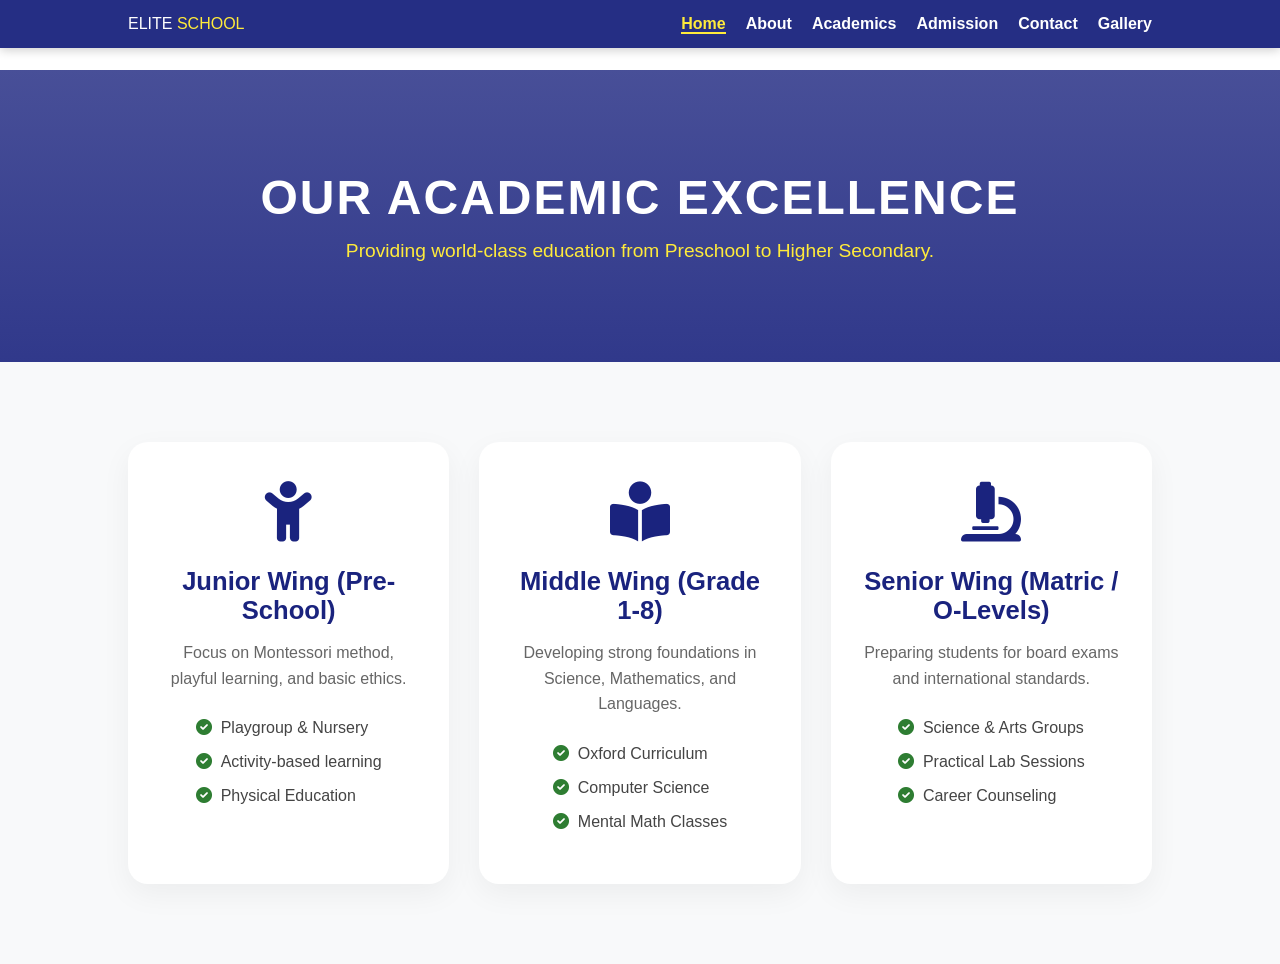
<file: academics.html>
<!DOCTYPE html>
<html lang="en">
<head>
    <meta charset="UTF-8">
    <title>Academics | Elite International School</title>
    <link rel="stylesheet" href="style.css">
    <link rel="stylesheet" href="https://cdnjs.cloudflare.com/ajax/libs/font-awesome/6.0.0/css/all.min.css">
</head>
<body>
    <header>
        <div class="logo">ELITE <span>SCHOOL</span></div>
   <nav>
    <div class="menu-icon" onclick="toggleMenu()">
        <i class="fas fa-bars"></i>
    </div>
    <ul id="navLinks">
        <li><a href="index.html" class="active">Home</a></li>
        <li><a href="about.html">About</a></li>
        <li><a href="academics.html">Academics</a></li>
        <li><a href="admission.html">Admission</a></li>
        <li><a href="contact.html">Contact</a></li>
        <li><a href="gallery.html">Gallery</a></li>
    </ul>
</nav>
    </header>

    <section class="page-title">
        <h1>Our Academic Excellence</h1>
        <p>Providing world-class education from Preschool to Higher Secondary.</p>
    </section>

    <section class="academic-grid">
        <div class="academic-card">
            <i class="fas fa-child"></i>
            <h3>Junior Wing (Pre-School)</h3>
            <p>Focus on Montessori method, playful learning, and basic ethics.</p>
            <ul>
                <li>Playgroup & Nursery</li>
                <li>Activity-based learning</li>
                <li>Physical Education</li>
            </ul>
        </div>

        <div class="academic-card">
            <i class="fas fa-book-reader"></i>
            <h3>Middle Wing (Grade 1-8)</h3>
            <p>Developing strong foundations in Science, Mathematics, and Languages.</p>
            <ul>
                <li>Oxford Curriculum</li>
                <li>Computer Science</li>
                <li>Mental Math Classes</li>
            </ul>
        </div>

        <div class="academic-card">
            <i class="fas fa-microscope"></i>
            <h3>Senior Wing (Matric / O-Levels)</h3>
            <p>Preparing students for board exams and international standards.</p>
            <ul>
                <li>Science & Arts Groups</li>
                <li>Practical Lab Sessions</li>
                <li>Career Counseling</li>
            </ul>
        </div>
    </section>

    <script src="script.js"></script>
</body>
</html>
</file>
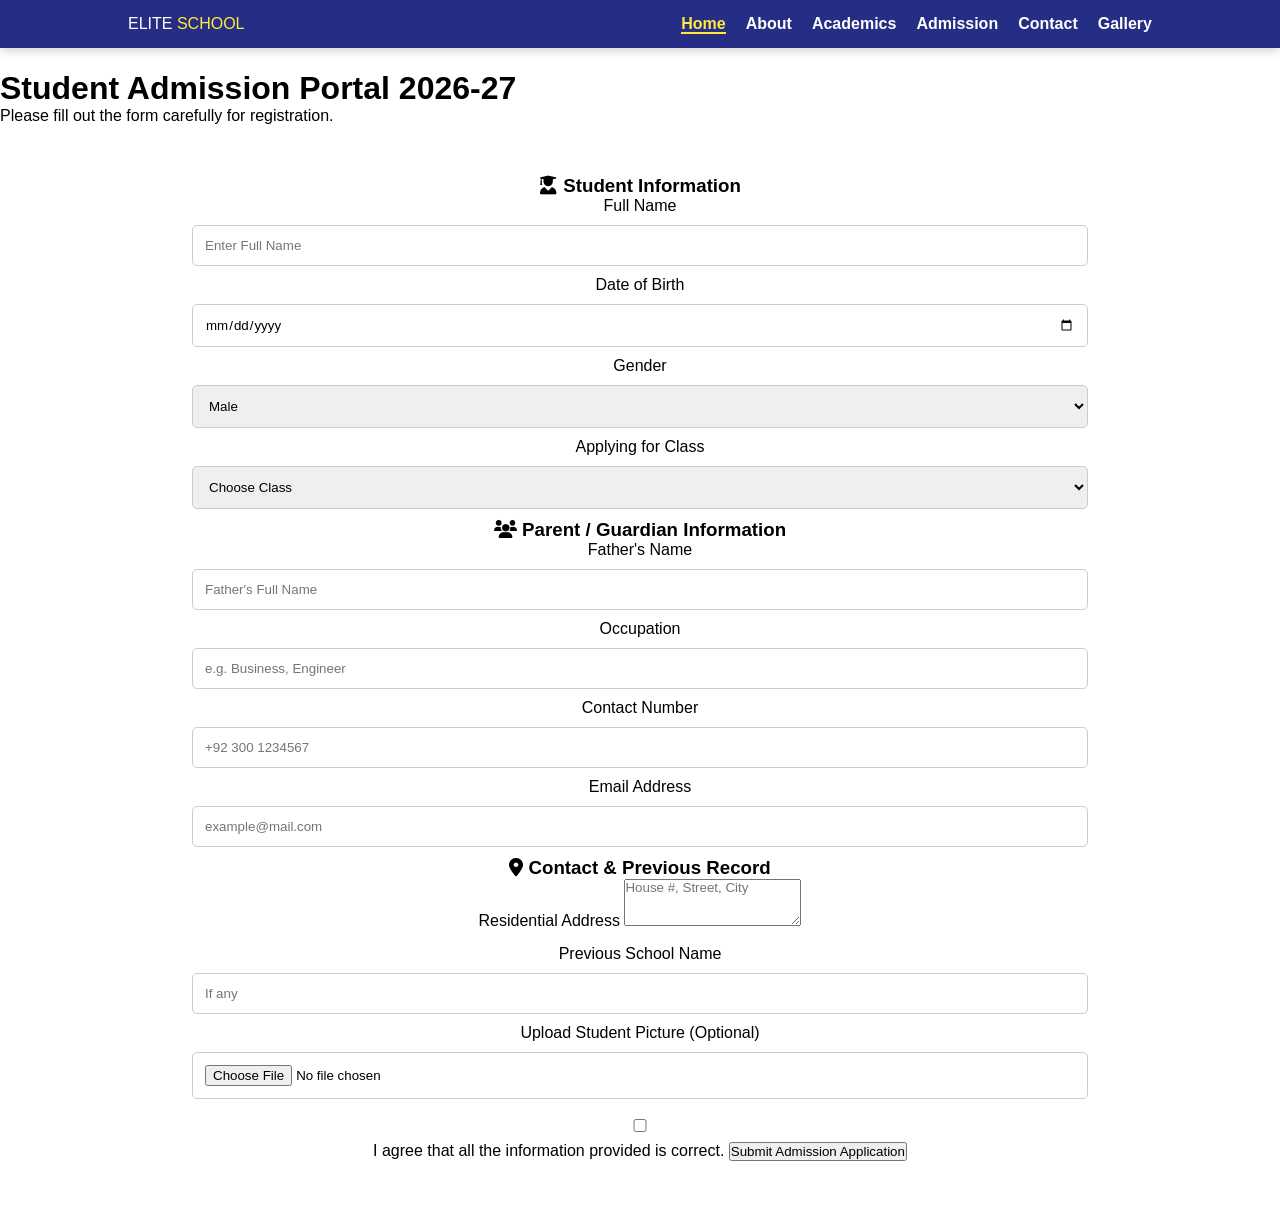
<file: admission.html>
<!DOCTYPE html>
<html lang="en">
<head>
    <meta charset="UTF-8">
    <meta name="viewport" content="width=device-width, initial-scale=1.0">
    <title>Online Admission | Elite International School</title>
    <link rel="stylesheet" href="style.css">
    <link rel="stylesheet" href="https://cdnjs.cloudflare.com/ajax/libs/font-awesome/6.0.0/css/all.min.css">
</head>
<body>

    <header>
        <div class="logo">ELITE <span>SCHOOL</span></div>
      <nav>
    <div class="menu-icon" onclick="toggleMenu()">
        <i class="fas fa-bars"></i>
    </div>
    <ul id="navLinks">
        <li><a href="index.html" class="active">Home</a></li>
        <li><a href="about.html">About</a></li>
        <li><a href="academics.html">Academics</a></li>
        <li><a href="admission.html">Admission</a></li>
        <li><a href="contact.html">Contact</a></li>
        <li><a href="gallery.html">Gallery</a></li>
    </ul>
</nav>
    </header>

    <div class="admission-banner">
        <h1>Student Admission Portal 2026-27</h1>
        <p>Please fill out the form carefully for registration.</p>
    </div>

    <section class="form-container">
        <form id="detailedAdmissionForm">
            
            <div class="form-section">
                <h3><i class="fas fa-user-graduate"></i> Student Information</h3>
                <div class="form-grid">
                    <div class="input-group">
                        <label>Full Name</label>
                        <input type="text" placeholder="Enter Full Name" required>
                    </div>
                    <div class="input-group">
                        <label>Date of Birth</label>
                        <input type="date" required>
                    </div>
                    <div class="input-group">
                        <label>Gender</label>
                        <select>
                            <option>Male</option>
                            <option>Female</option>
                            <option>Other</option>
                        </select>
                    </div>
                    <div class="input-group">
                        <label>Applying for Class</label>
                        <select required>
                            <option value="">Choose Class</option>
                            <option>Playgroup / Nursery</option>
                            <option>Grade 1 - 5</option>
                            <option>Grade 6 - 8</option>
                            <option>O-Levels / Matric</option>
                            <option>A-Levels / Inter</option>
                        </select>
                    </div>
                </div>
            </div>

            <div class="form-section">
                <h3><i class="fas fa-users"></i> Parent / Guardian Information</h3>
                <div class="form-grid">
                    <div class="input-group">
                        <label>Father's Name</label>
                        <input type="text" placeholder="Father's Full Name" required>
                    </div>
                    <div class="input-group">
                        <label>Occupation</label>
                        <input type="text" placeholder="e.g. Business, Engineer">
                    </div>
                    <div class="input-group">
                        <label>Contact Number</label>
                        <input type="tel" placeholder="+92 300 1234567" required>
                    </div>
                    <div class="input-group">
                        <label>Email Address</label>
                        <input type="email" placeholder="example@mail.com">
                    </div>
                </div>
            </div>

            <div class="form-section">
                <h3><i class="fas fa-map-marker-alt"></i> Contact & Previous Record</h3>
                <div class="full-width">
                    <label>Residential Address</label>
                    <textarea placeholder="House #, Street, City" rows="3"></textarea>
                </div>
                <div class="form-grid" style="margin-top: 15px;">
                    <div class="input-group">
                        <label>Previous School Name</label>
                        <input type="text" placeholder="If any">
                    </div>
                    <div class="input-group">
                        <label>Upload Student Picture (Optional)</label>
                        <input type="file" class="file-input">
                    </div>
                </div>
            </div>

            <div class="form-footer">
                <label class="checkbox-label">
                    <input type="checkbox" required> I agree that all the information provided is correct.
                </label>
                <button type="submit" class="submit-btn-large">Submit Admission Application</button>
            </div>
        </form>
    </section>

    <script src="script.js"></script>
</body>
</html>
</file>
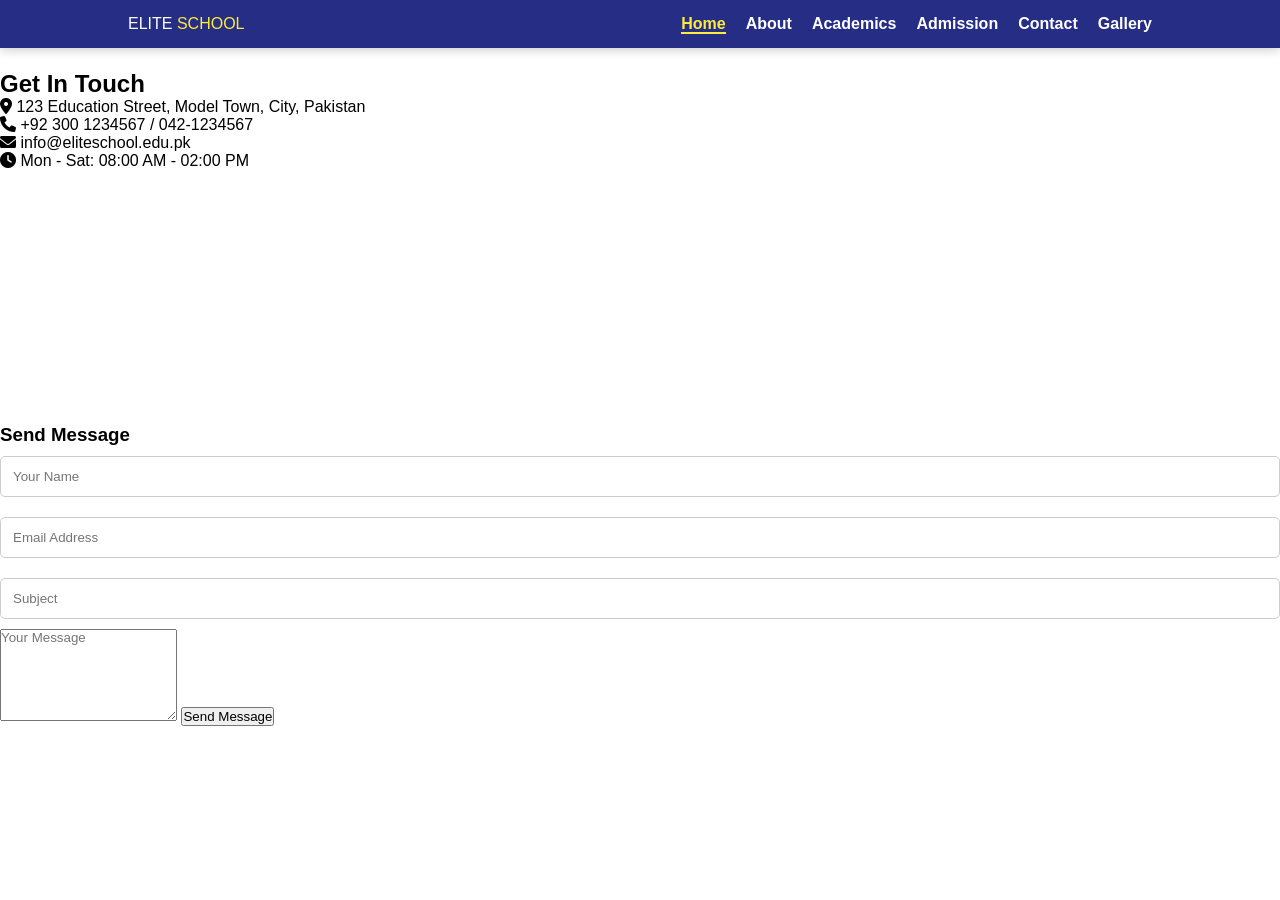
<file: contact.html>
<!DOCTYPE html>
<html lang="en">
<head>
    <meta charset="UTF-8">
    <title>Contact Us | Elite International School</title>
    <link rel="stylesheet" href="style.css">
    <link rel="stylesheet" href="https://cdnjs.cloudflare.com/ajax/libs/font-awesome/6.0.0/css/all.min.css">
</head>
<body>
    <header>
        <div class="logo">ELITE <span>SCHOOL</span></div>
       <nav>
    <div class="menu-icon" onclick="toggleMenu()">
        <i class="fas fa-bars"></i>
    </div>
    <ul id="navLinks">
        <li><a href="index.html" class="active">Home</a></li>
        <li><a href="about.html">About</a></li>
        <li><a href="academics.html">Academics</a></li>
        <li><a href="admission.html">Admission</a></li>
        <li><a href="contact.html">Contact</a></li>
        <li><a href="gallery.html">Gallery</a></li>
    </ul>
</nav>
    </header>

    <section class="contact-container">
        <div class="contact-info">
            <h2>Get In Touch</h2>
            <p><i class="fas fa-map-marker-alt"></i> 123 Education Street, Model Town, City, Pakistan</p>
            <p><i class="fas fa-phone"></i> +92 300 1234567 / 042-1234567</p>
            <p><i class="fas fa-envelope"></i> info@eliteschool.edu.pk</p>
            <p><i class="fas fa-clock"></i> Mon - Sat: 08:00 AM - 02:00 PM</p>
            
            <div class="map">
                <iframe src="https://www.google.com/maps/embed?pb=!1m18!1m12!1m3!1d3402.551346255147!2d74.30236121514792!3d31.4826352813813!2m3!1f0!2f0!3f0!3m2!1i1024!2i768!4f13.1!3m3!1m2!1s0x39190143e88bc11d%3A0x7d06e23b20743b82!2sModel%20Town!5e0!3m2!1sen!2s!4v1625567890123" width="100%" height="250" style="border:0;" allowfullscreen="" loading="lazy"></iframe>
            </div>
        </div>

        <div class="contact-form-box">
            <h3>Send Message</h3>
            <form id="contactForm">
                <input type="text" placeholder="Your Name" required>
                <input type="email" placeholder="Email Address" required>
                <input type="text" placeholder="Subject">
                <textarea placeholder="Your Message" rows="6" required></textarea>
                <button type="submit" class="submit-btn-large">Send Message</button>
            </form>
        </div>
    </section>

    <script src="script.js"></script>
</body>
</html>
</file>
<file: style.css>
* { margin: 0; padding: 0; box-sizing: border-box; font-family: 'Segoe UI', sans-serif; }

header {
    background: #1a237e;
    color: white;
    padding: 15px 10%;
    display: flex;
    justify-content: space-between;
    align-items: center;
    
    /* Navbar ko fix karne ke liye ye lines zaroori hain */
    position: fixed;   /* Ye screen par fix kar dega */
    top: 0;            /* Bilkul upar */
    left: 0;           /* Baayen se shuru */
    width: 100%;       /* Poori screen ki width */
    z-index: 1000;     /* Taake ye baqi content ke upar rahe */
    box-shadow: 0 2px 10px rgba(0,0,0,0.2); /* Halka sa shadow professional look ke liye */

}

/* Kyunki navbar ab hawa mein hai (fixed), 
   isliye body ko thoda niche se shuru karna hoga 
   taake hero section navbar ke niche na chhup jaye */
body {
    padding-top: 70px; /* Jitni aapki navbar ki height hai */
}

.logo span { color: #ffeb3b; }

nav ul { display: flex; list-style: none; }
nav ul li { margin-left: 20px; }
nav ul li a { color: white; text-decoration: none; font-weight: bold; }
nav ul li a.active { border-bottom: 2px solid #ffeb3b; color: #ffeb3b; }

/* Hero Section */
.hero {
    height: 60vh; background: linear-gradient(rgba(0,0,0,0.5), rgba(0,0,0,0.5)), url('https://images.unsplash.com/photo-1546410531-bb4caa6b424d?w=1200');
    background-size: cover; display: flex; flex-direction: column;
    justify-content: center; align-items: center; color: white;
}

.btn {
    background: #ffeb3b; color: #1a237e;
    padding: 10px 25px; text-decoration: none;
    margin-top: 20px; border-radius: 5px; font-weight: bold;
}

/* Features Boxes */
.features { display: flex; justify-content: space-around; padding: 50px 10%; background: #f4f4f4; }
.box { background: white; padding: 30px; border-radius: 10px; text-align: center; width: 30%; box-shadow: 0 4px 8px rgba(0,0,0,0.1); }
.box i { font-size: 40px; color: #1a237e; margin-bottom: 10px; }

/* Form Styles */
.form-container, .content-page { padding: 50px 15%; text-align: center; }
input, select { width: 100%; padding: 12px; margin: 10px 0; border: 1px solid #ccc; border-radius: 5px; }
/* Stats Section */
.stats {
    display: flex;
    justify-content: space-around;
    background: #1a237e;
    color: white;
    padding: 60px 10%;
    text-align: center;
}
.stat-box h2 { font-size: 3rem; color: #ffeb3b; }

/* Principal Message */
.principal-msg { padding: 80px 10%; background: #fff; }
.msg-container { display: flex; align-items: center; gap: 40px; }
.msg-img img { width: 300px; border-radius: 15px; box-shadow: 10px 10px 0px #ffeb3b; }
.msg-text h2 { font-size: 2.5rem; margin-bottom: 20px; color: #1a237e; }
.msg-text p { font-style: italic; font-size: 1.2rem; color: #555; }

/* Gallery Layout */
.gallery-container {
    display: grid;
    grid-template-columns: repeat(auto-fill, minmax(300px, 1fr));
    gap: 15px;
    padding: 40px 10%;
}
.gallery-item { overflow: hidden; border-radius: 10px; height: 250px; }
.gallery-item img { 
    width: 100%; height: 100%; object-fit: cover; 
    transition: transform 0.5s ease; cursor: pointer;
}
.gallery-item img:hover { transform: scale(1.1); }

/* Responsive Adjustments */
@media (max-width: 768px) {
    .msg-container { flex-direction: column; text-align: center; }
    .stats { flex-direction: column; gap: 30px; }
}
/* Full Image View (Modal) Style */
.full-img-modal {
    width: 100%;
    height: 100vh;
    background: rgba(0,0,0,0.9);
    position: fixed;
    top: 0;
    left: 0;
    display: none; /* Pehle chhupa rahega */
    align-items: center;
    justify-content: center;
    z-index: 2000;
}

.full-img-modal img {
    width: 90%;
    max-width: 700px;
    border: 5px solid white;
    border-radius: 5px;
}

.close-btn {
    position: absolute;
    top: 30px;
    right: 50px;
    font-size: 50px;
    color: white;
    cursor: pointer;
}
.gallery-item {
    background: #e0e0e0; /* Image load hone tak light gray dikhega */
    position: relative;
    overflow: hidden;
    border-radius: 10px;
    height: 250px;
    box-shadow: 0 4px 8px rgba(0,0,0,0.1);
}

.gallery-item img {
    width: 100%;
    height: 100%;
    object-fit: cover;
    display: block;
    transition: 0.5s ease;
}

/* Jab image par mouse le jayein toh halka sa zoom aur dark effect */
.gallery-item:hover img {
    transform: scale(1.1);
    filter: brightness(80%);
}
/* --- Academics Page Specific Styles --- */

/* Page Header Section */
.page-title {
    background: linear-gradient(rgba(26, 35, 126, 0.8), rgba(26, 35, 126, 0.9)), 
                url('https://images.pexels.com/photos/267586/pexels-photo-267586.jpeg?auto=compress&cs=tinysrgb&w=1260&h=750&dpr=1');
    background-size: cover;
    background-position: center;
    padding: 100px 10%;
    text-align: center;
    color: white;
}

.page-title h1 {
    font-size: 3rem;
    margin-bottom: 15px;
    text-transform: uppercase;
    letter-spacing: 2px;
}

.page-title p {
    font-size: 1.2rem;
    color: #ffeb3b; /* Yellow accent */
}

/* Grid Layout */
.academic-grid {
    display: grid;
    grid-template-columns: repeat(auto-fit, minmax(320px, 1fr));
    gap: 30px;
    padding: 80px 10%;
    background-color: #f8f9fa;
}

/* Academic Cards Design */
.academic-card {
    background: #ffffff;
    padding: 40px 30px;
    border-radius: 20px;
    text-align: center;
    box-shadow: 0 10px 30px rgba(0, 0, 0, 0.05);
    transition: all 0.4s ease;
    border-bottom: 5px solid transparent;
    position: relative;
    overflow: hidden;
}

.academic-card:hover {
    transform: translateY(-15px);
    box-shadow: 0 20px 40px rgba(0, 0, 0, 0.1);
    border-bottom: 5px solid #1a237e;
}

/* Icons Styling */
.academic-card i {
    font-size: 60px;
    color: #1a237e;
    margin-bottom: 25px;
    display: inline-block;
    transition: 0.3s;
}

.academic-card:hover i {
    transform: scale(1.2) rotate(5deg);
    color: #ffeb3b;
}

/* Text Content */
.academic-card h3 {
    font-size: 1.6rem;
    color: #1a237e;
    margin-bottom: 15px;
}

.academic-card p {
    color: #666;
    line-height: 1.6;
    margin-bottom: 20px;
}

/* List Styling */
.academic-card ul {
    list-style: none;
    padding: 0;
    text-align: left;
    display: inline-block;
}

.academic-card ul li {
    padding: 8px 0;
    color: #444;
    font-weight: 500;
    position: relative;
    padding-left: 25px;
}

/* Custom Bullet Point (Icons) */
.academic-card ul li::before {
    content: "\f058"; /* FontAwesome check-circle icon */
    font-family: "Font Awesome 6 Free";
    font-weight: 900;
    position: absolute;
    left: 0;
    color: #2e7d32; /* Success Green */
}

/* --- Responsive Adjustments --- */
@media (max-width: 768px) {
    .page-title h1 {
        font-size: 2.2rem;
    }
    
    .academic-grid {
        padding: 40px 5%;
    }
}
/* Slider Styles */
.slider {
    height: 80vh;
    position: relative;
    overflow: hidden;
}
.slide {
    position: absolute;
    width: 100%;
    height: 100%;
    background-size: cover;
    background-position: center;
    display: flex;
    align-items: center;
    justify-content: center;
    text-align: center;
    color: white;
    opacity: 0;
    transition: opacity 1s ease-in-out;
}
.slide.active { opacity: 1; }
.slide h1 { font-size: 3.5rem; margin-bottom: 20px; }

/* Why Us Section */
.why-us { padding: 80px 10%; text-align: center; background: #fff; }
.section-title { font-size: 2.5rem; color: #1a237e; margin-bottom: 40px; }

.card-grid {
    display: grid;
    grid-template-columns: repeat(auto-fit, minmax(250px, 1fr));
    gap: 25px;
}
.info-card {
    padding: 40px 20px;
    border-radius: 15px;
    background: #f8f9fa;
    border: 1px solid #eee;
    transition: 0.3s;
}
.info-card:hover {
    background: #1a237e;
    color: white;
    transform: translateY(-10px);
}
.info-card i { font-size: 40px; color: #ffeb3b; margin-bottom: 20px; }
.info-card:hover i { color: #fff; }
/* Mobile Responsive Styles */
@media (max-width: 768px) {
    /* Header & Navigation */
    nav ul {
        position: fixed;
        top: 70px;
        right: -100%; /* Shuru mein screen se bahar hoga */
        background: #1a237e;
        width: 70%;
        height: 100vh;
        flex-direction: column;
        align-items: center;
        transition: 0.5s;
        z-index: 1000;
    }

    nav ul.active {
        right: 0; /* Button click karne par andar aa jayega */
    }

    nav ul li {
        margin: 20px 0;
    }

    .menu-icon {
        display: block; /* Mobile par icon dikhega */
        color: white;
        font-size: 24px;
        cursor: pointer;
    }

    /* Hero Section Adjustments */
    .slide h1 { font-size: 2rem; }
    .slide p { font-size: 1rem; }

    /* Principal Section */
    .msg-container {
        flex-direction: column;
        text-align: center;
    }
    .msg-img img {
        width: 100%;
        max-width: 250px;
    }

    /* Stats Section */
    .stats {
        flex-direction: column;
        gap: 20px;
    }

    /* Why Choose Us Cards */
    .card-grid {
        grid-template-columns: 1fr; /* Mobile par ek card ek line mein */
    }
}

/* Desktop par Menu Icon chupa rahega */
@media (min-width: 769px) {
    .menu-icon {
        display: none;
    }
}
/* Pehle Desktop ke liye (Standard Style) */
.features {
    display: flex;
    justify-content: space-around;
    align-items: center;
    padding: 50px 10%;
    gap: 20px;
    background: #f4f4f4;
}

.box {
    background: white;
    padding: 30px;
    border-radius: 15px;
    text-align: center;
    flex: 1; /* Desktop par barabar jagah lene ke liye */
    box-shadow: 0 5px 15px rgba(0,0,0,0.1);
    transition: 0.3s;
}

/* --- MOBILE RESPONSIVE CODE --- */
@media (max-width: 768px) {
    .features {
        flex-direction: column; /* Teeno boxes ko aik ke neche aik layega */
        padding: 30px 5%;
    }

    .box {
        width: 100%; /* Mobile par box poori width le lega */
        margin-bottom: 20px; /* Do boxes ke darmiyan gap */
    }
    
    .hero h1 {
        font-size: 2rem; /* Mobile par heading choti ho jaye */
    }
}
@media (max-width: 768px) {
    nav ul {
        top: 60px; /* Navbar ki height ke hisab se adjust karein */
        height: calc(100vh - 60px); /* Poori bachi hui screen par menu dikhe */
    }
}
header {
    background: rgba(26, 35, 126, 0.95); /* Halki si transparency */
    backdrop-filter: blur(10px); /* Background ko dhundla (blur) karne ke liye */
}
</file>
